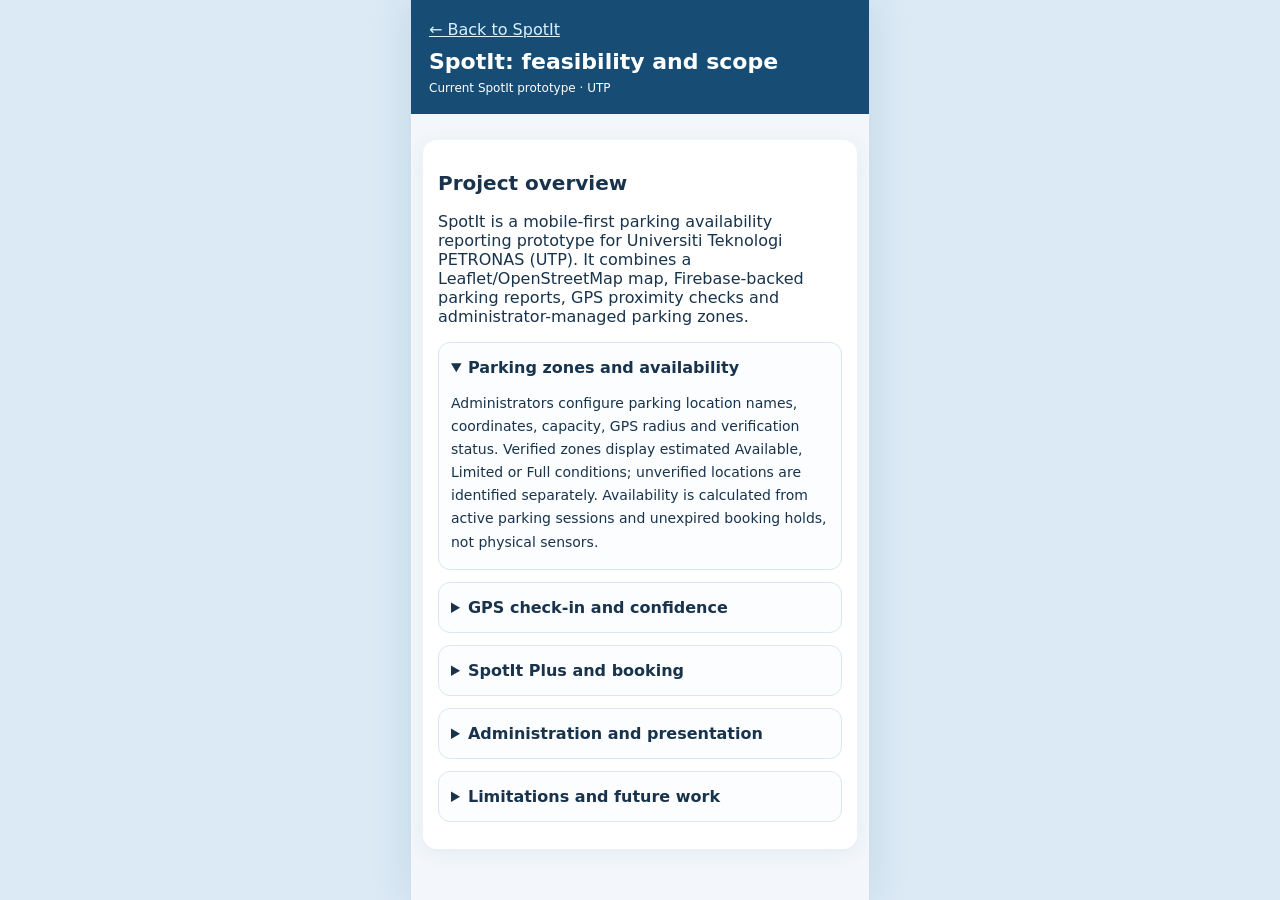
<file: research.html>
<!doctype html><html lang="en"><head><meta charset="utf-8"><meta name="viewport" content="width=device-width,initial-scale=1"><title>SpotIt · Project scope</title><link rel="stylesheet" href="admin.css"><style>.scope-article details{border:1px solid #dbe7f0;border-radius:12px;margin:12px 0;padding:0 12px;background:#fbfdff}.scope-article summary{cursor:pointer;min-height:48px;padding:15px 0;font-weight:700}.scope-article details p{font-size:14px;line-height:1.65;margin:0 0 15px}.scope-article h2{font-size:20px}</style></head><body><header><a href="index.html">← Back to SpotIt</a><h1>SpotIt: feasibility and scope</h1><p>Current SpotIt prototype · UTP</p></header><main><article class="panel scope-article"><h2>Project overview</h2><p>SpotIt is a mobile-first parking availability reporting prototype for Universiti Teknologi PETRONAS (UTP). It combines a Leaflet/OpenStreetMap map, Firebase-backed parking reports, GPS proximity checks and administrator-managed parking zones.</p>
<details open><summary>Parking zones and availability</summary><p>Administrators configure parking location names, coordinates, capacity, GPS radius and verification status. Verified zones display estimated Available, Limited or Full conditions; unverified locations are identified separately. Availability is calculated from active parking sessions and unexpired booking holds, not physical sensors.</p></details>
<details><summary>GPS check-in and confidence</summary><p>Users report when they park and leave. Check-in checks the browser device's reported location against a configurable zone radius, subject to GPS accuracy. A phone's position does not prove that a vehicle occupies a space. SpotIt marks overdue confirmations as lower-confidence information and supports confirmation reminders and expected departure times.</p></details>
<details><summary>SpotIt Plus and booking</summary><p>SpotIt Plus offers nearest-parking search and navigation, ad-free parking details and 15-minute booking holds stored in Firebase. An unexpired booking temporarily reduces reported available spaces; checking in should transition the booking to a parking session without double-counting. Plus access and checkout are prototype interactions, not verified paid subscriptions.</p></details>
<details><summary>Administration and presentation</summary><p>Approved Firebase administrators can edit and verify parking zones. Presentation Mode shows sample statuses in the local browser for a project demonstration without modifying actual Firebase sessions, bookings or parking capacities.</p></details>
<details><summary>Limitations and future work</summary><p>Availability can differ from real occupancy due to GPS uncertainty, missing reports, forgotten check-outs, connectivity and the absence of physical bay enforcement. Future evaluation could compare reported occupancy with field observations. A production service would need server-enforced booking capacity, subscription verification, reliable expiration cleanup and potentially parking sensors or controlled entry systems.</p></details>
</article></main></body></html>
</file>
<file: admin.css>
*{box-sizing:border-box}body{font:16px system-ui,sans-serif;background:#f3f7fb;color:#18334b;margin:0}header{background:#174c75;color:white;padding:26px max(20px,calc((100vw - 980px)/2))}header a{color:#d9f2ff}h1{margin:12px 0 5px}header p{margin:0}main{max-width:980px;margin:28px auto;padding:0 16px}.panel,.zone{background:white;border-radius:16px;padding:20px;margin:14px 0;box-shadow:0 4px 20px #174c7512}label{display:block;font-size:13px;font-weight:600;margin:12px 0}input{display:block;width:100%;padding:10px;border:1px solid #cbd5e1;border-radius:8px;margin-top:5px}button{background:#175d89;color:white;border:0;padding:11px 17px;border-radius:9px;cursor:pointer}button:disabled{opacity:.6}.toolbar,.zone-summary{display:flex;align-items:center;justify-content:space-between;gap:12px}.zone-summary{cursor:pointer;width:100%;background:white;color:#18334b;text-align:left;padding:0}.zone-summary span{color:#64748b;font-size:13px}.fields{display:grid;grid-template-columns:repeat(auto-fit,minmax(170px,1fr));gap:12px}.zone-form{border-top:1px solid #e2e8f0;margin-top:14px;padding-top:12px}.check{display:flex;align-items:center;gap:8px}.check input{width:auto}.note{font-size:13px;color:#64748b}#adminMessage,#loginMessage{white-space:pre-wrap}
/* Shared student map/list in the admin workspace */
[hidden]{display:none!important}
.admin-tabs{display:flex;flex-wrap:wrap;gap:10px;margin:20px 0 12px}
.admin-tab{background:#e6eff7;color:#174c75;border:1px solid #cadceb;font-weight:700}
.admin-tab.active{background:#175d89;color:white;border-color:#175d89}
.admin-map-view{background:white;border-radius:16px;padding:16px;box-shadow:0 4px 20px #174c7512}
.admin-map-view .note{margin:0 0 12px}
#parkingFrame{display:block;width:100%;height:min(78vh,850px);min-height:560px;border:1px solid #d7e2eb;border-radius:14px;background:#e7f1f8}
@media(max-width:650px){header{padding:18px}main{margin:12px auto;padding:0 10px}.admin-map-view{padding:8px}#parkingFrame{height:78vh;min-height:500px}}

/* Phone-sized admin experience on desktop and mobile */
html{min-height:100%;background:#dbeaf5}
body{max-width:460px;min-height:100dvh;margin:0 auto;background:#f3f7fb;box-shadow:0 0 38px #184e7020;overflow-x:hidden}
header{padding:20px 18px 16px;background:#174c75}
header h1{font-size:22px;line-height:1.2;margin:10px 0 5px}
header p{font-size:12px;line-height:1.45}
main{width:100%;max-width:460px;margin:0 auto;padding:12px 12px 22px}
.panel,.zone{padding:15px;border-radius:14px}
.toolbar{flex-wrap:wrap;gap:8px}
.toolbar h2{font-size:17px;margin:4px 0}
.toolbar button{padding:9px 12px;font-size:12px}
.admin-tabs{display:grid;grid-template-columns:1fr 1fr;gap:8px;margin:12px 0}
.admin-tab{padding:12px 6px;font-size:12px;line-height:1.3}
.admin-map-view{padding:0;border-radius:16px;overflow:hidden}
.admin-map-view .note{padding:12px 12px 0;margin:0 0 8px;font-size:12px}
#parkingFrame{width:100%;height:650px;height:min(75dvh,730px);min-height:480px;border:0;border-radius:0;display:block}
.fields{grid-template-columns:1fr 1fr;gap:8px}
.fields label{min-width:0;overflow-wrap:anywhere}
.zone-summary{gap:8px;flex-wrap:wrap}
.zone-summary strong{font-size:14px}
.zone-summary span{font-size:11px}
@media(max-width:380px){.fields{grid-template-columns:1fr}.admin-tab{font-size:11px}header{padding:16px 14px}main{padding:10px}}
@media(min-width:461px){body{border-left:1px solid #d0e1ee;border-right:1px solid #d0e1ee}}

/* Update 11: interactive geofence preview for expanded admin zone cards */
.radius-preview{margin:14px 0 16px}
.radius-preview-heading{display:flex;justify-content:space-between;align-items:center;gap:8px;margin-bottom:8px;font-size:13px;color:#18334b}
.radius-preview-value{font-weight:700;color:#168c5b;white-space:nowrap}
.radius-preview-map{height:245px;width:100%;border:1px solid #cbdceb;border-radius:12px;overflow:hidden;background:#e8f2ec;font-size:12px;color:#64748b}
.radius-preview .note{margin:8px 0 0;line-height:1.45}
.radius-preview-map .leaflet-container{font-family:system-ui,sans-serif}

/* Update 13: add-zone controls */
.add-zone-toggle{width:100%;margin:8px 0 10px;font-weight:700;background:#175d89}
.add-zone-panel{background:white;border-radius:16px;padding:16px;margin:8px 0 16px;box-shadow:0 4px 20px #174c7512}
.add-zone-panel h3{margin:0 0 8px;font-size:17px}
.add-zone-panel .radius-preview-map{margin-top:8px;height:275px}
.new-zone-actions{display:flex;gap:10px;flex-wrap:wrap;margin-top:14px}
.secondary-button{background:#e6eff7;color:#174c75;border:1px solid #cadceb}

/* Update 23: presentation controls (admin-only) */
.presentation-controls{background:#fff;border:1px solid #d6e3ef;border-radius:15px;padding:15px;margin:12px 0;box-shadow:0 3px 15px #174c7512}
.presentation-controls h3{font-size:16px;margin:0 0 6px}
.presentation-controls .note{margin:6px 0 10px;line-height:1.45}
.presentation-switch{display:flex;gap:9px;align-items:center;font-size:13px;margin:12px 0}
.presentation-switch input{width:auto;margin:0}
.presentation-row{display:grid;grid-template-columns:1fr 1fr;gap:9px}
.presentation-row select{display:block;width:100%;padding:9px;border:1px solid #cbd5e1;border-radius:8px;margin-top:6px;min-width:0}
.presentation-controls button{margin:5px 4px 5px 0;font-size:12px}
.presentation-controls .presentation-secondary{background:#e7edf5;color:#174c75}

/* Update 26: dedicated, touch-friendly admin sections; no embedded map */
.admin-tabs{display:grid;grid-template-columns:repeat(2,minmax(0,1fr));gap:9px;margin:14px 0}
.admin-tab{min-height:48px;padding:12px 8px;font-size:13px}
.admin-map-view{background:transparent;box-shadow:none;overflow:visible}
.admin-launch,.admin-about{background:#fff;border:1px solid #d7e4ef;border-radius:18px;padding:20px 16px;box-shadow:0 4px 20px #174c7510}
.admin-launch{text-align:center}.admin-launch h2{font-size:19px;margin:12px 0 6px}.admin-launch-icon{display:inline-flex;align-items:center;justify-content:center;background:#e9f3fd;width:62px;height:62px;border-radius:18px;font-size:29px}
.admin-action-link{display:flex;align-items:center;justify-content:center;gap:8px;min-height:48px;background:#175d89;color:#fff;text-decoration:none;border-radius:12px;padding:12px 14px;font-weight:700;margin-top:17px;text-align:center}
.admin-action-secondary{background:#eaf2fa;color:#175d89}
.admin-about h2{font-size:20px;margin:0 0 8px}
.admin-about details{border:1px solid #dbe7f0;border-radius:12px;margin:10px 0;background:#fbfdff;overflow:hidden}
.admin-about summary{cursor:pointer;padding:14px;font-size:14px;font-weight:700;min-height:48px}
.admin-about details p{padding:0 14px 14px;margin:0;font-size:13px;line-height:1.65;color:#425d72}
.presentation-controls{margin:0;padding:16px}.presentation-row{grid-template-columns:1fr 1fr}
.presentation-controls button{min-height:44px;margin:5px 4px 5px 0}
@media(max-width:360px){.presentation-row{grid-template-columns:1fr}.admin-tabs{gap:6px}.admin-tab{font-size:12px}}

/* Update 29 — admin login visual polish, isolated from signed-in dashboard */
body:has(#loginPanel:not([hidden])){background:linear-gradient(180deg,#e7f2fc 0%,#f6faff 75%)}
body:has(#loginPanel:not([hidden]))>header{background:transparent;color:#264d70;padding:25px 24px 10px}
body:has(#loginPanel:not([hidden]))>header>a{font-size:12px;color:#457eaa;text-decoration:none;font-weight:650}
body:has(#loginPanel:not([hidden]))>header>h1{font-size:18px;color:#24496b;margin:15px 0 4px}
body:has(#loginPanel:not([hidden]))>header>p{font-size:12px;color:#7389a0;line-height:1.5;max-width:330px}
body:has(#loginPanel:not([hidden]))>main{padding:6px 16px 30px}
.admin-login-panel{border:1px solid #e1ebf5;border-radius:24px!important;background:#fff;padding:25px 21px 19px!important;margin:12px 0!important;box-shadow:0 15px 42px #204c7017!important}
.admin-login-brand{display:flex;justify-content:center;margin:0 0 15px}
.admin-login-shield{width:57px;height:57px;display:grid;place-items:center;border-radius:18px;background:#e6f2fd;color:#21638f;font-size:32px;font-weight:700}
.admin-login-heading{text-align:center;margin-bottom:25px}
.admin-login-eyebrow{font-size:10px;letter-spacing:.13em;font-weight:800;color:#79a6cd}
.admin-login-heading h2{font-size:25px;letter-spacing:-.025em;color:#1b4363;margin:8px 0 7px;line-height:1.25}
.admin-login-heading p{font-size:13px;color:#6e8298;line-height:1.55;margin:0 auto;max-width:285px}
.admin-login-form>label{display:block;margin:15px 0 7px;color:#2a4861;font-size:12px;font-weight:750}
.admin-input-wrap{display:flex;align-items:center;position:relative;border:1px solid #cedfed;background:#fbfdff;border-radius:12px;min-height:49px;transition:border-color .15s,box-shadow .15s}
.admin-input-wrap:focus-within{border-color:#69a6d7;box-shadow:0 0 0 3px #7fb4de30}
.admin-field-icon{flex:0 0 40px;text-align:center;color:#7e9ab1;font-size:18px}
.admin-input-wrap input{margin:0;min-width:0;flex:1;width:100%;border:0;background:transparent;padding:12px 11px 12px 0;border-radius:12px;font-size:14px;color:#18334b;outline:none}
.admin-input-wrap input:focus{outline:none}
.admin-input-wrap input::placeholder{color:#9daebd}
.admin-password-toggle{flex:0 0 auto;margin:0 8px 0 0;background:transparent;color:#326c98;font-size:12px;font-weight:700;border-radius:7px;padding:8px 6px;min-height:36px}
.admin-password-toggle:hover{background:#eaf3fb}
.admin-login-submit{width:100%;min-height:49px;margin-top:23px;border-radius:12px;font-size:14px;font-weight:750;background:#175d89;display:flex;align-items:center;justify-content:center;gap:12px}
.admin-login-submit:hover{background:#104c75}
.admin-login-submit:disabled{opacity:.65;cursor:wait}
.admin-login-message{font-size:12px;line-height:1.5;overflow-wrap:anywhere;white-space:normal!important;color:#a53b39;margin:12px 0 0}
.admin-login-message:empty{display:none}
.admin-login-message:not(:empty){padding:11px 12px;background:#fff1f0;border:1px solid #f6d7d4;border-radius:10px}
.admin-login-message.is-loading{color:#315e83;background:#edf5fd;border-color:#d7e7f5}
.admin-login-footer{border-top:1px solid #e8eff6;padding:16px 0 0;margin-top:21px;text-align:center;color:#8b9aab;font-size:11px;line-height:1.5}
.admin-login-lock{margin-right:4px}
.admin-login-back{display:block;margin:16px 0 0;text-align:center;color:#447ca7;font-size:12px;text-decoration:none;font-weight:650}
.admin-login-back:hover{text-decoration:underline}
.admin-login-submit:focus-visible,.admin-password-toggle:focus-visible,.admin-login-back:focus-visible{outline:3px solid #6ca6d6;outline-offset:2px}
@media(max-width:360px){.admin-login-panel{padding:21px 15px!important}.admin-login-heading h2{font-size:23px}}

/* Embedded live parking map in the administrator Parking tab. */
.admin-map-heading{display:flex;flex-direction:column;gap:4px;padding:10px 2px 12px;color:#153e60}
.admin-map-heading strong{font-size:16px}.admin-map-heading span{font-size:12px;color:#55728b}
#adminParkingFrame{display:block;width:100%;height:min(76vh,790px);min-height:540px;border:1px solid #d5e4ef;border-radius:20px;background:#e9f3fc}
@media(max-width:650px){#adminParkingFrame{height:72vh;min-height:480px;border-radius:16px}}
</file>
